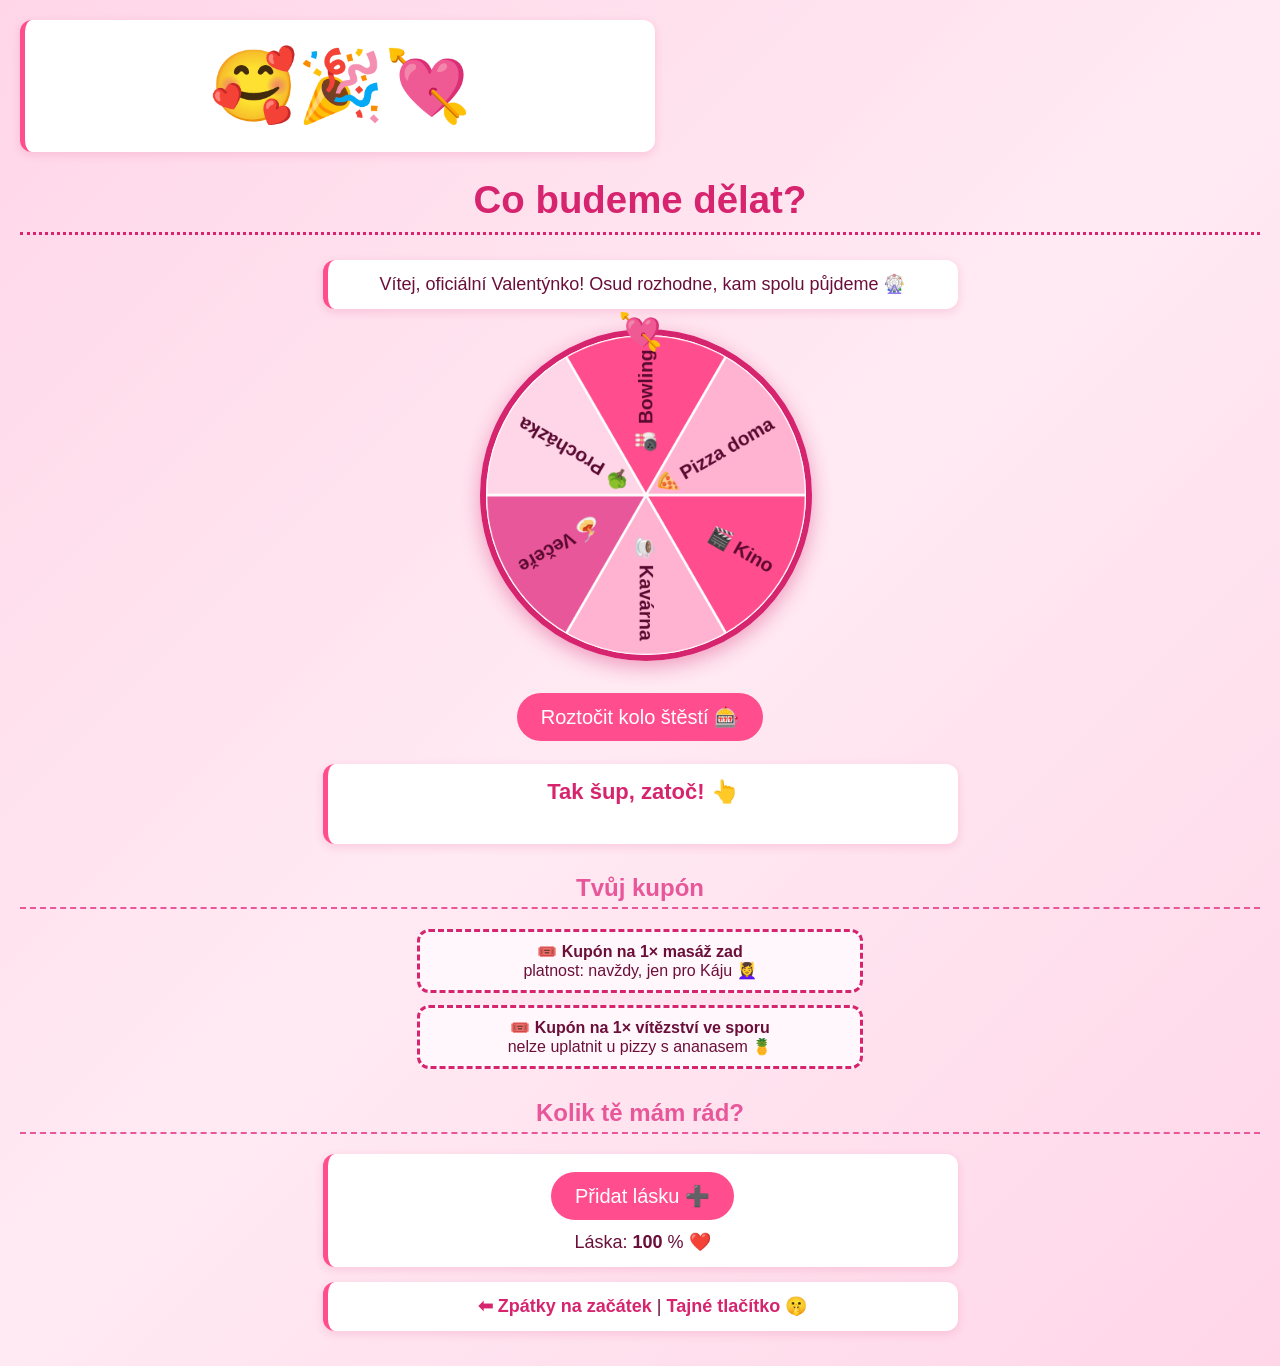
<file: Ano.html>
<!DOCTYPE html>
<html lang="cs">
<head>
  <meta charset="UTF-8">
  <meta name="viewport" content="width=device-width, initial-scale=1">
  <title>ANO</title>
  <link rel="stylesheet" href="styly.css">
  <style>
    #kolo-box{position:relative;width:320px;max-width:90vw;margin:20px auto}
    #kolo{width:100%;height:auto;border-radius:50%;border:6px solid #d6246e;box-shadow:0 6px 20px rgba(214,36,110,.4);transition:transform 5s cubic-bezier(.12,.8,.1,1)}
    #sipka{position:absolute;top:-18px;left:50%;transform:translateX(-50%);font-size:36px}
    #vysledek{font-size:22px;font-weight:bold;color:#d6246e;min-height:60px}
    button.tlacitko{border:none;cursor:pointer;font-family:inherit}
    button.tlacitko:disabled{opacity:.6;cursor:wait}
  </style>
</head>
<body>
  <p class="velke srdce">🥰🎉💘</p>
  <h1>Co budeme dělat?</h1>
  <p>Vítej, oficiální Valentýnko! Osud rozhodne, kam spolu půjdeme 🎡</p>

  <div id="kolo-box">
    <div id="sipka">💘</div>
    <canvas id="kolo" width="400" height="400"></canvas>
  </div>
  <button class="tlacitko" id="toc">Roztočit kolo štěstí 🎰</button>
  <p id="vysledek">Tak šup, zatoč! 👆</p>

  <h2>Tvůj kupón</h2>
  <div class="kupon">🎟️ <b>Kupón na 1× masáž zad</b><br>platnost: navždy, jen pro Káju 💆‍♀️</div>
  <div class="kupon">🎟️ <b>Kupón na 1× vítězství ve sporu</b><br>nelze uplatnit u pizzy s ananasem 🍍</div>

  <h2>Kolik tě mám rád?</h2>
  <p><button class="tlacitko" onclick="pridej()">Přidat lásku ➕</button><br>Láska: <b id="pocet">100</b> % ❤️</p>

  <p><a href="index.html">⬅ Zpátky na začátek</a> | <a href="NE.html">Tajné tlačítko 🤫</a></p>

<script>
  // Sem si přepiš / přidej vlastní rande:
  var rande=[
    {t:'🎬 Kino',   z:'Ty vybíráš film, já nosím popcorn. 🍿'},
    {t:'☕ Kavárna', z:'Dort si dáš ty, já si ukradnu kousek. 🍰'},
    {t:'🍝 Večeře',  z:'Hezká restaurace a svíčky. Cringe max. 🕯️'},
    {t:'🌳 Procházka', z:'Ruku v ruce a zmrzlina na konec. 🍦'},
    {t:'🎳 Bowling', z:'Vítěz si vybere odměnu. Výhodu dám dobrovolně tobě 😏'},
    {t:'🍕 Pizza doma', z:'Pyžama, pizza a seriál. Nejlepší plán. 🛋️'}
  ];
  var barvy=['#ff4d8d','#ffb3d1','#e8579a','#ffd6e8'];
  var c=document.getElementById('kolo'), ctx=c.getContext('2d'), R=200, seg=360/rande.length;

  rande.forEach(function(r,i){
    var a0=i*seg*Math.PI/180, a1=(i+1)*seg*Math.PI/180;
    ctx.beginPath(); ctx.moveTo(R,R); ctx.arc(R,R,R,a0,a1); ctx.closePath();
    ctx.fillStyle=barvy[i%barvy.length]; ctx.fill();
    ctx.strokeStyle='#fff'; ctx.lineWidth=3; ctx.stroke();
    ctx.save(); ctx.translate(R,R); ctx.rotate((a0+a1)/2);
    ctx.textAlign='right'; ctx.fillStyle='#5a0a30'; ctx.font='bold 24px sans-serif';
    ctx.fillText(r.t,R-18,8); ctx.restore();
  });

  var rot=0, btn=document.getElementById('toc'), vys=document.getElementById('vysledek');
  btn.onclick=function(){
    btn.disabled=true; vys.textContent='Osud se rozhoduje... 🥁';
    rot+=1800+Math.random()*360;
    c.style.transform='rotate('+rot+'deg)';
  };
  c.addEventListener('transitionend',function(){
    var uhel=(((270-rot)%360)+360)%360;
    var v=rande[Math.floor(uhel/seg)];
    vys.innerHTML='Vyšlo: '+v.t+'!<br><small>'+v.z+'</small>';
    btn.disabled=false; btn.textContent='Roztočit znovu 🔄';
  });

  var l=100;
  function pridej(){l+=10;document.getElementById('pocet').textContent=l+(l>200?' (přetékáme 🚨)':'');}
</script>
</body>
</html>
</file>
<file: styly.css>
body{font-family:"Comic Sans MS","Trebuchet MS",Arial,sans-serif;background:linear-gradient(135deg,#ffd6e8,#ffeaf3,#ffd6e8);color:#6b0f3a;margin:0;padding:20px;text-align:center;min-height:100vh}
h1{color:#d6246e;font-size:2.4em;border-bottom:3px dotted #d6246e;padding-bottom:10px}
h2{color:#e8579a;border-bottom:2px dashed #e8579a;padding-bottom:5px;margin-top:30px}
p{font-size:18px;line-height:1.6;background:#fff;border-left:5px solid #ff4d8d;border-radius:12px;padding:10px 15px;margin:15px auto;max-width:600px;box-shadow:0 3px 10px rgba(214,36,110,.15)}
a{color:#d6246e;font-weight:bold;text-decoration:none}
a:hover{text-decoration:underline;color:#8f0f46}
.tlacitko{display:inline-block;background:#ff4d8d;color:#fff;padding:12px 24px;border-radius:30px;margin:8px;font-size:20px;transition:transform .2s}
.tlacitko:hover{transform:scale(1.1);color:#fff;text-decoration:none}
.ne{background:#999;position:relative}
.obr{max-width:260px;width:80%;border-radius:20px;border:5px solid #ff4d8d;margin:10px}
.velke{font-size:70px;margin:0}
.srdce{animation:buch 1s infinite}
@keyframes buch{50%{transform:scale(1.25)}}
.karta{background:#fff;border-radius:16px;padding:12px;margin:12px auto;max-width:600px;cursor:pointer;box-shadow:0 3px 10px rgba(214,36,110,.2)}
.skryte{display:none;margin-top:8px;color:#b0165a}
.kupon{border:3px dashed #d6246e;background:#fff7fb;border-radius:12px;max-width:420px;margin:12px auto;padding:10px}
</file>
